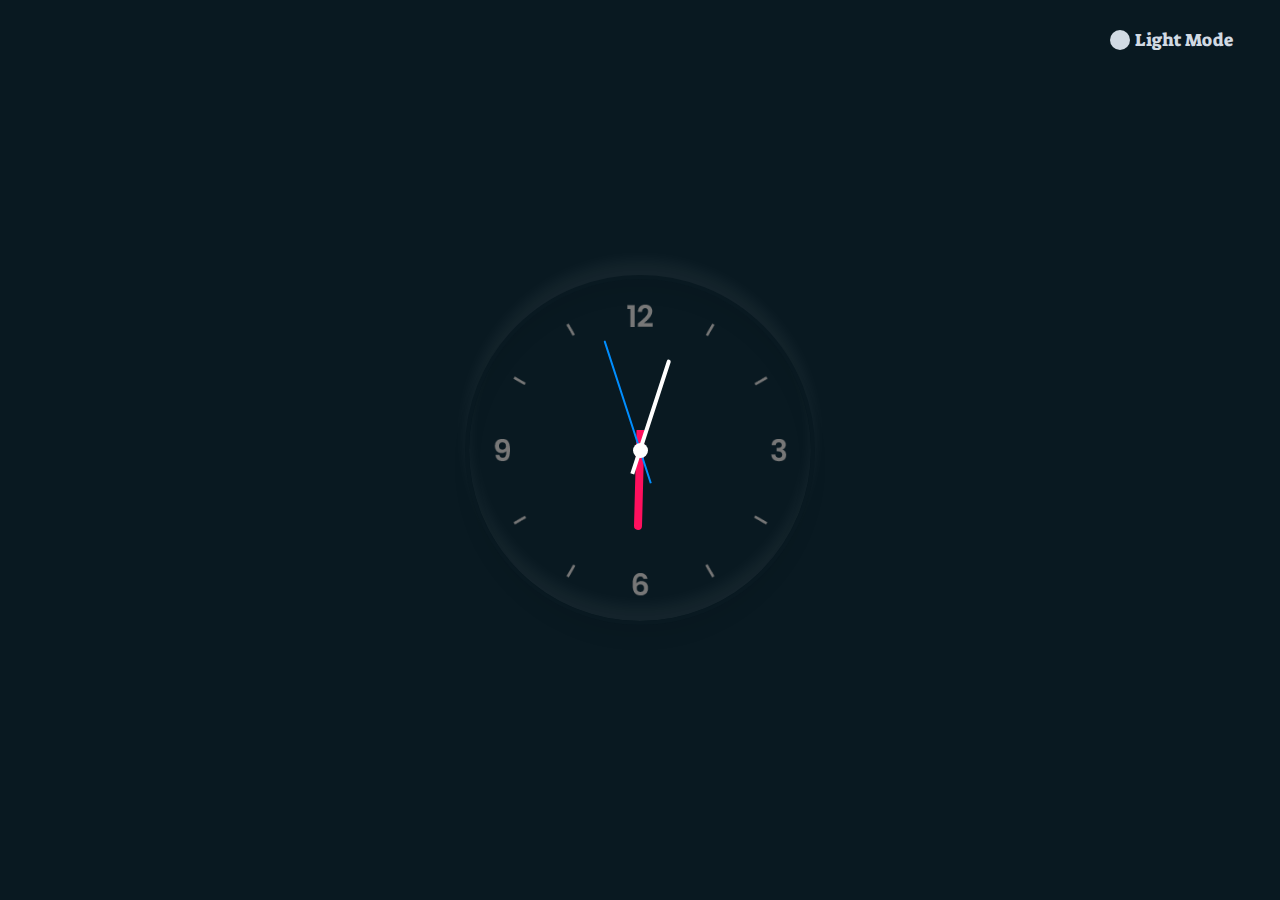
<file: Analog_Clock/index.html>
<!DOCTYPE html>
<html lang="en">
  	<head>
	    <title>Analog Clock</title>
	    <meta charset="utf-8" />
	    <meta name="viewport" content="width=device-width, initial-scale=1" />

	    <!-- Custom StyleSheet -->
	    <link rel="stylesheet" type="text/css" href="styles.css">
	    
	    <!-- Custom FavIcon -->
	    <link rel="icon" type="image/png" href="fav.png">
	</head>

	<body>
		<div class="clock">
			<div class="hour">
				<div class="hr" id="hr"> </div>
			</div>

			<div class="min">
				<div class="mn" id="mn"> </div>
			</div>

			<div class="sec">
				<div class="sc" id="sc"> </div>
			</div>
		</div>
		<div class="toggle" onclick="toggle()"> </div>
	</body>
	<script type="text/javascript">
		function toggle() {
			const body = document.querySelector('body');
			body.classList.toggle('light');	
		}

		const deg = 6;
		const hr = document.querySelector('#hr');
		const mn = document.querySelector('#mn');
		const sc = document.querySelector('#sc');

		setInterval(() => {
			let day = new Date();
			let hh = day.getHours() * 30;
			let mm = day.getMinutes() * deg;
			let ss = day.getSeconds() * deg;

			hr.style.transform = `rotateZ(${(hh)+(mm/12)}deg)`;
			mn.style.transform = `rotateZ(${mm}deg)`;
			sc.style.transform = `rotateZ(${ss}deg)`;
		});
	</script>
</html>
</file>
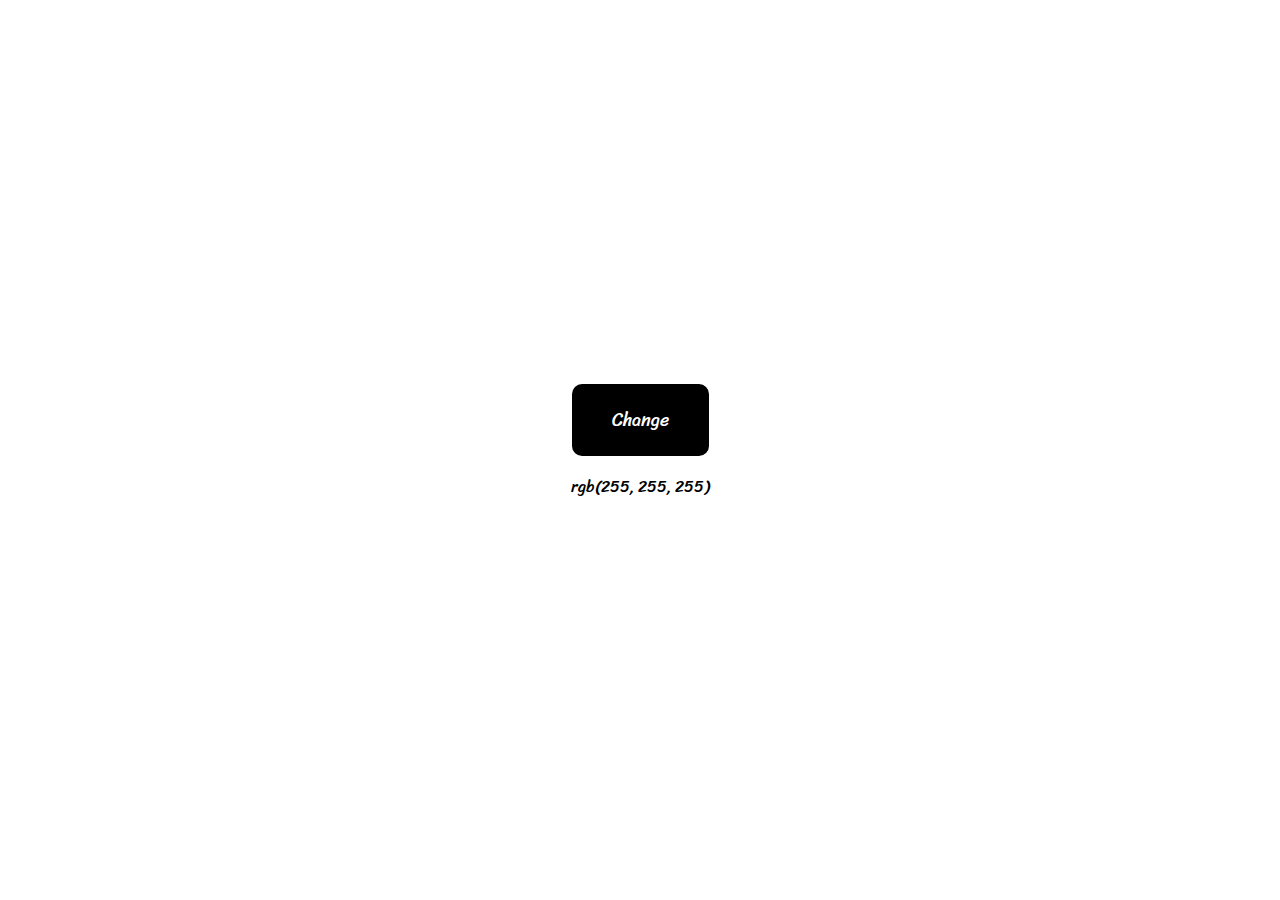
<file: Background_Color_Changer/index.html>
<!DOCTYPE html>
<html lang="en">
  	<head>
	    <title>Background Color Changer</title>
	    <meta charset="utf-8" />
	    <meta name="viewport" content="width=device-width, initial-scale=1" />
      <link rel="stylesheet" type="text/css" href="styles.css">
	    <script type="text/javascript" src="script.js"></script>
	  </head>
    <body>
    	<button id="change" class="change-btn"> Change </button>
    	<p id="color" class="color-text"> rgb(255, 255, 255) </p>
    </body>
</html>
</file>
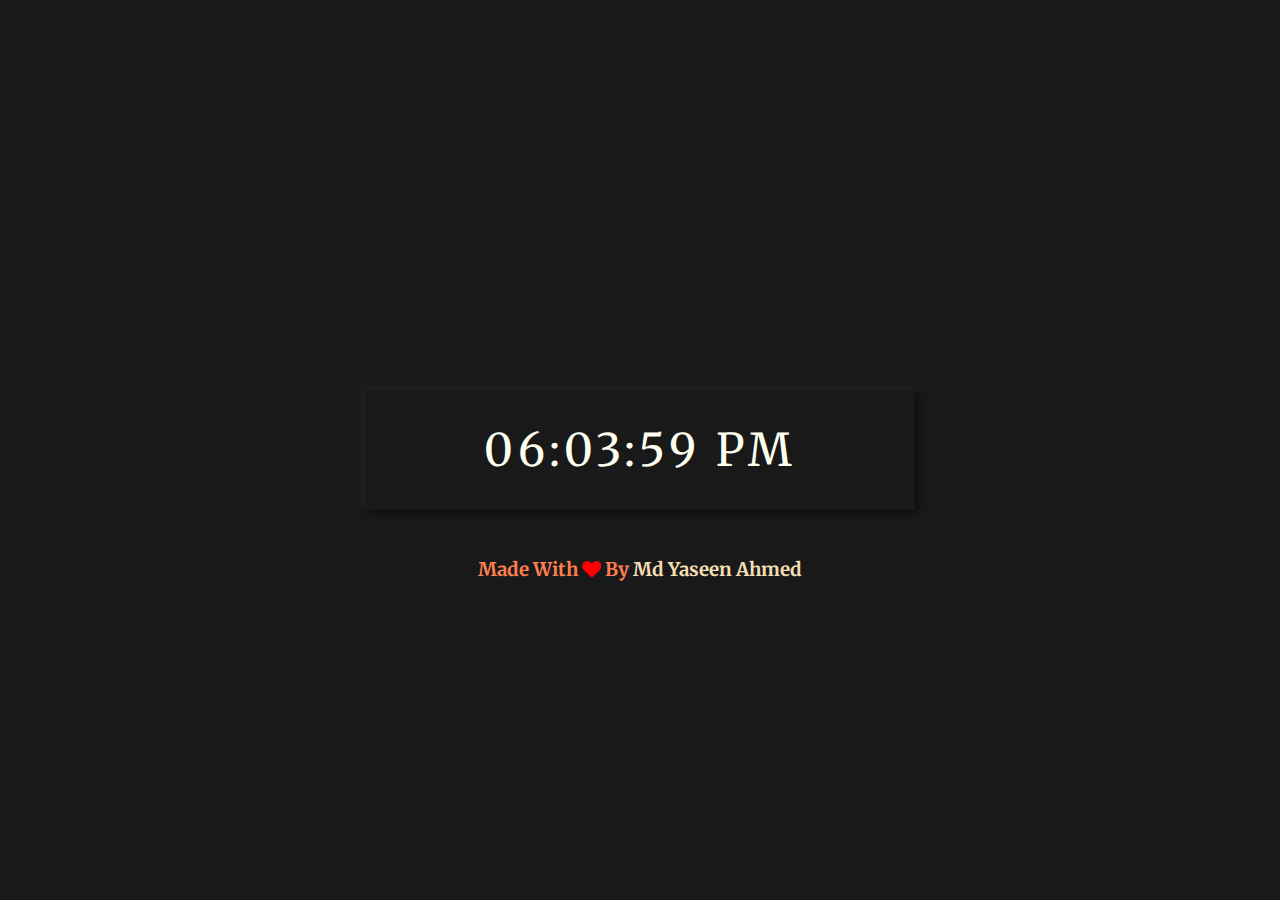
<file: Digital_Clock/index.html>
<!DOCTYPE html>
<html lang="en">
<head>
    <meta charset="UTF-8">
    <meta name="viewport" content="width=device-width, initial-scale=1.0">
    <title>Digital Clock</title>
    <link href="https://stackpath.bootstrapcdn.com/font-awesome/4.7.0/css/font-awesome.min.css">
    <link href="https://stackpath.bootstrapcdn.com/font-awesome/4.7.0/css/font-awesome.min.css" rel="stylesheet" integrity="sha384-wvfXpqpZZVQGK6TAh5PVlGOfQNHSoD2xbE+QkPxCAFlNEevoEH3Sl0sibVcOQVnN" crossorigin="anonymous">
    <link rel = "stylesheet" href = "styles.css">
    <link rel = "icon" href = "clock.png" type = "image/png" sizes="32x32">
</head>
<body>
    <div class = "clock">
        <div class = "show">
             00 : 00 : 00 AM
        </div>
        <h3>Made With <i class="fa fa-heart" style = "color:red"></i> By <a href = "https://mdyaseenahmed.ml">Md Yaseen Ahmed</a></h3>
    </div>
    <script type = "text/javascript" src = "script.js"></script>
</body>
</html>
</file>
<file: Analog_Clock/styles.css>
@import url('https://fonts.googleapis.com/css2?family=Suez+One&display=swap');

* {
	margin: 0;
	padding: 0;
	box-sizing: border-box;
}

body {
	display: flex;
	justify-content: center;
	align-items: center;
	min-height: 100vh;
	background: #091921;
	transition: background 0.9s ease;
}

body.light {
	background: #d1dae3;
}

.clock {
	width: 350px;
	height: 350px;
	display: flex;
	justify-content: center;
	align-items: center;
	background: #091921 url(clock.png);
	background-size: cover;
	border: 4px solid #091921;
	border-radius: 50%;
	box-shadow: 0 -15px 15px rgba(255, 255, 255, 0.05),
				inset 0 -15px 15px rgba(255, 255, 255, 0.05),
				0 15px 15px rgba(0, 0, 0, 0.05),
				inset 0 15px 15px rgba(0, 0, 0, 0.05);
}

body.light .clock {
	background: #d1dae3 url(clock.png);
	background-size: cover;
	border: 4px solid #cad3dc;
	box-shadow: -8px -8px 15px rgba(255, 255, 255, 0.5),
				inset -8px -8px 15px rgba(255, 255, 255, 0.5),
				10px 10px 10px rgba(0, 0, 0, 0.1),
				inset 10px 10px 10px rgba(0, 0, 0, 0.1);
}

.clock::before {
	content: '';
	position: absolute;
	width: 15px;
	height: 15px;
	background-color: #fff;
	border-radius: 50%;
	z-index: 100000;
}

body.light .clock::before {
	background-color: #008eff;
}

.clock .hour,
.clock .min,
.clock .sec {
	position: absolute;
}

.clock .hour, .hr {
	width: 160px;
	height: 160px;
}

.clock .min, .mn {
	width: 190px;
	height: 190px;
}

.clock .sec, .sc {
	width: 230px;
	height: 230px;
}

.hr, .mn, .sc {
	display: flex;
	justify-content: center;
	/*align-items: center;*/
	position: absolute;
	border-radius: 50%;
}

.hr::before {
	content: '';
	position: absolute;
	width: 8px;
	height: 100px;
	background: #ff105e;
	z-index: 10;
	border-radius: 6px 6px 0 0;
}

.mn::before {
	content: '';
	position: absolute;
	width: 4px;
	height: 120px;
	background: #fff;
	z-index: 11;
	border-radius: 6px 6px 0 0;
}

body.light .mn::before { 
	background: #091921; 
}

.sc::before {
	content: '';
	position: absolute;
	width: 2px;
	height: 150px;
	background: #008eff;
	z-index: 12;
	border-radius: 6px 6px 0 0;
}

.toggle {
	position: absolute;
	top: 30px;
	right: 150px;
	width: 20px;
	height: 20px;
	font-size: 18px;
	border-radius: 50%;
	background: #d1dae3;
	color: #d1dae3;
	font-family: 'consolas';
	cursor: pointer;
	transition: 0.5s;
	display: flex;
	align-items: center; 
}

.toggle:before {
	position: absolute;
	font-family: 'Suez One', serif;
	content: 'Light Mode';
	left: 25px;
	white-space: nowrap;
}

body.light .toggle {
	background: #091921;
	color: #091921;	
}

body.light .toggle:before {
	content: 'Dark Mode';
}
</file>
<file: Background_Color_Changer/styles.css>
@import url('https://fonts.googleapis.com/css2?family=Sriracha&display=swap');

body {
	font-family: 'Sriracha', cursive;
	display: flex;
	flex-direction: column;
	align-items: center;
	justify-content: center;
	min-height: 100vh;
	margin: 0;
	transition: background 0.3s ease;
}

.change-btn {
	background-color: #000;
	color: #fff;
	font-family: inherit;
	padding: 20px 40px;
	font-size: 18px;
	border: none;
	cursor: pointer;
	border-radius: 10px;
	outline: none;
}

.change-btn:active {
	transform: scale(0.98);
	outline: none;
	background-color: #444;
}
</file>
<file: Digital_Clock/styles.css>
@import url('https://fonts.googleapis.com/css2?family=Merriweather:wght@700&display=swap');

*{
    margin: 0;
    padding: 0;
    box-sizing: border-box;
}

html,body{
    height: 100%;
}

body{
    display: grid;
    place-items: center;
    background-color: rgba(0,0,0,0.9);
}

.clock{
    font-family: 'Merriweather', serif;
    line-height: 120px;
    color: crimson;
    height: 120px;
    width: 550px;
    text-align: center;
    padding: 0 5px;
    box-shadow: -3px -3px 7px rgba(255,255,255,0.05),
                3px 3px 5px rgba(0,0,0,0.5)    ;
}

.clock .show{
    font-size: 45px;
    color: ivory;
    letter-spacing: 5px;
}

.clock h3{
   color: coral; 
   
}

.clock h3 a{
    text-decoration: none;
    color: wheat;
}

.clock h3 a:hover{
    color: darkcyan;
}
</file>
